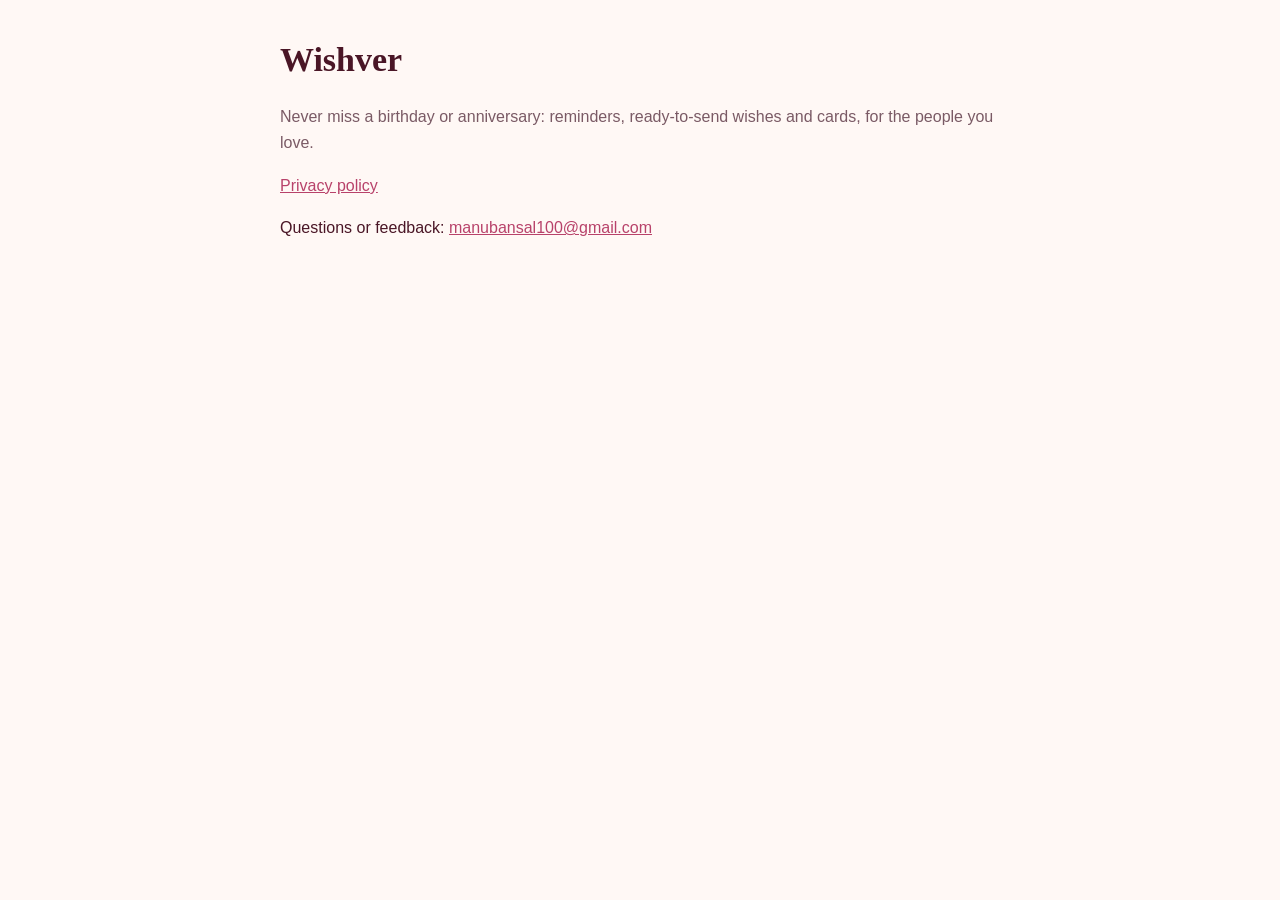
<file: index.html>
<!doctype html><html lang="en"><head><meta charset="utf-8"><meta name="viewport" content="width=device-width,initial-scale=1">
<title>Wishver</title><link rel="stylesheet" href="style.css"></head><body><main>
<h1>Wishver</h1>
<p class="muted">Never miss a birthday or anniversary: reminders, ready-to-send wishes and cards, for the people you love.</p>
<p><a href="privacy.html">Privacy policy</a></p>
<p>Questions or feedback: <a href="mailto:manubansal100@gmail.com">manubansal100@gmail.com</a></p>
</main></body></html>
</file>
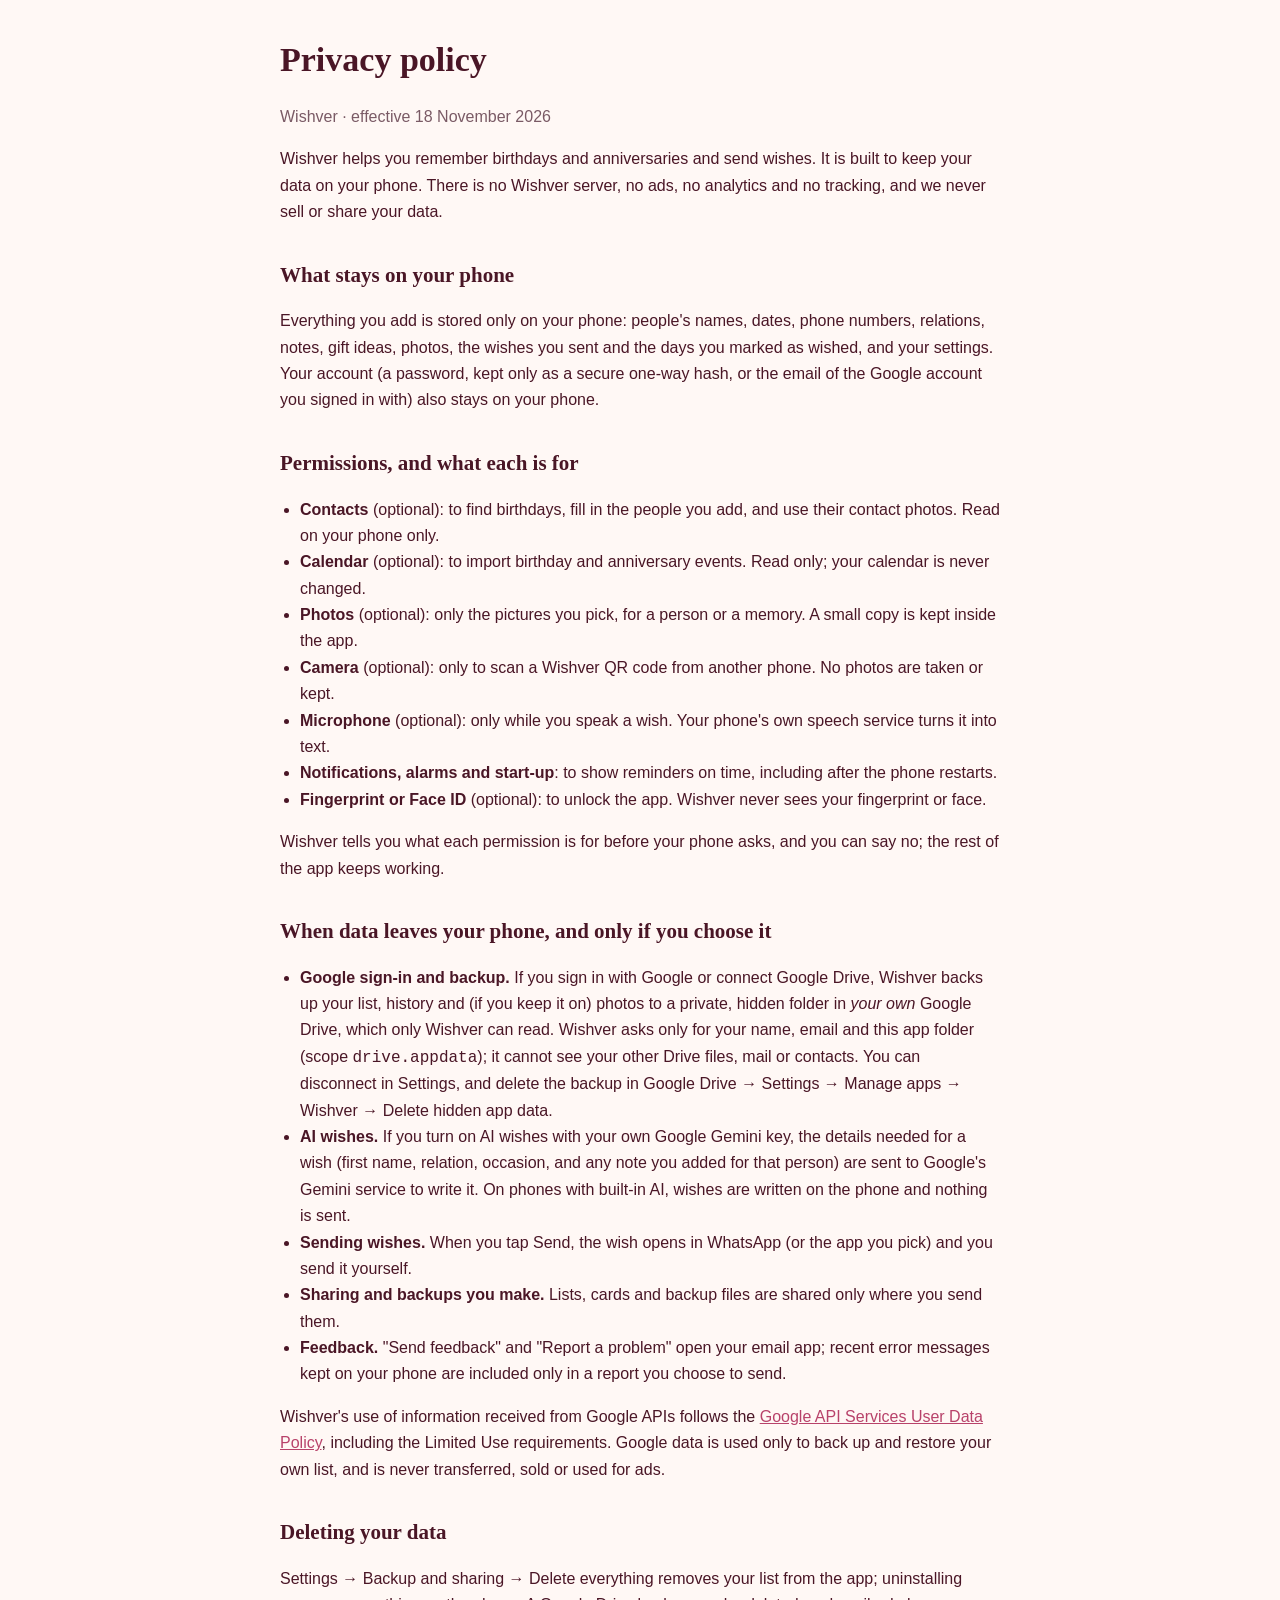
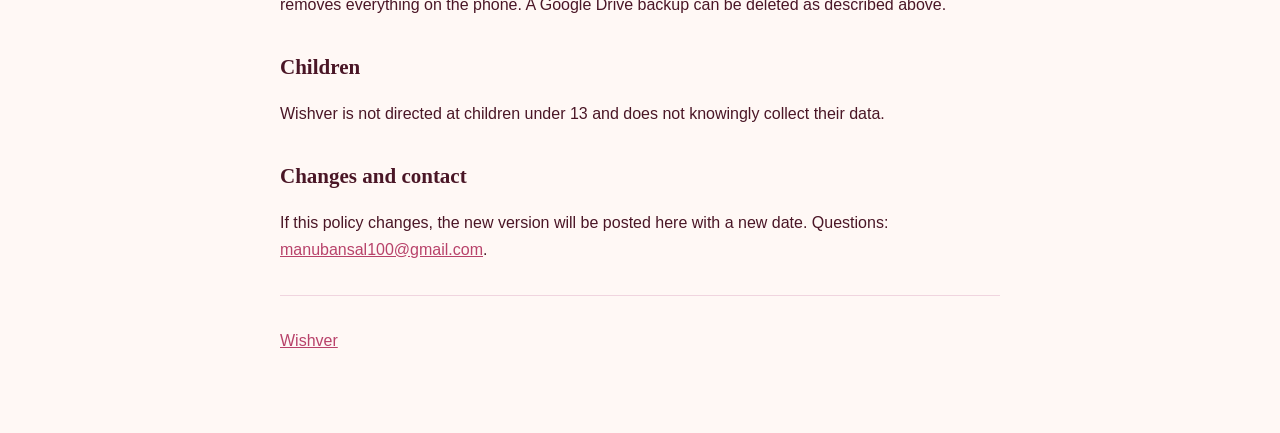
<file: privacy.html>
<!doctype html><html lang="en"><head><meta charset="utf-8"><meta name="viewport" content="width=device-width,initial-scale=1">
<title>Wishver privacy policy</title><link rel="stylesheet" href="style.css"></head><body><main>
<h1>Privacy policy</h1>
<p class="muted">Wishver · effective 18 November 2026</p>

<p>Wishver helps you remember birthdays and anniversaries and send wishes. It is built to keep your data on your phone. There is no Wishver server, no ads, no analytics and no tracking, and we never sell or share your data.</p>

<h2>What stays on your phone</h2>
<p>Everything you add is stored only on your phone: people's names, dates, phone numbers, relations, notes, gift ideas, photos, the wishes you sent and the days you marked as wished, and your settings. Your account (a password, kept only as a secure one-way hash, or the email of the Google account you signed in with) also stays on your phone.</p>

<h2>Permissions, and what each is for</h2>
<ul>
<li><b>Contacts</b> (optional): to find birthdays, fill in the people you add, and use their contact photos. Read on your phone only.</li>
<li><b>Calendar</b> (optional): to import birthday and anniversary events. Read only; your calendar is never changed.</li>
<li><b>Photos</b> (optional): only the pictures you pick, for a person or a memory. A small copy is kept inside the app.</li>
<li><b>Camera</b> (optional): only to scan a Wishver QR code from another phone. No photos are taken or kept.</li>
<li><b>Microphone</b> (optional): only while you speak a wish. Your phone's own speech service turns it into text.</li>
<li><b>Notifications, alarms and start-up</b>: to show reminders on time, including after the phone restarts.</li>
<li><b>Fingerprint or Face ID</b> (optional): to unlock the app. Wishver never sees your fingerprint or face.</li>
</ul>
<p>Wishver tells you what each permission is for before your phone asks, and you can say no; the rest of the app keeps working.</p>

<h2>When data leaves your phone, and only if you choose it</h2>
<ul>
<li><b>Google sign-in and backup.</b> If you sign in with Google or connect Google Drive, Wishver backs up your list, history and (if you keep it on) photos to a private, hidden folder in <i>your own</i> Google Drive, which only Wishver can read. Wishver asks only for your name, email and this app folder (scope <code>drive.appdata</code>); it cannot see your other Drive files, mail or contacts. You can disconnect in Settings, and delete the backup in Google Drive → Settings → Manage apps → Wishver → Delete hidden app data.</li>
<li><b>AI wishes.</b> If you turn on AI wishes with your own Google Gemini key, the details needed for a wish (first name, relation, occasion, and any note you added for that person) are sent to Google's Gemini service to write it. On phones with built-in AI, wishes are written on the phone and nothing is sent.</li>
<li><b>Sending wishes.</b> When you tap Send, the wish opens in WhatsApp (or the app you pick) and you send it yourself.</li>
<li><b>Sharing and backups you make.</b> Lists, cards and backup files are shared only where you send them.</li>
<li><b>Feedback.</b> "Send feedback" and "Report a problem" open your email app; recent error messages kept on your phone are included only in a report you choose to send.</li>
</ul>
<p>Wishver's use of information received from Google APIs follows the <a href="https://developers.google.com/terms/api-services-user-data-policy">Google API Services User Data Policy</a>, including the Limited Use requirements. Google data is used only to back up and restore your own list, and is never transferred, sold or used for ads.</p>

<h2>Deleting your data</h2>
<p>Settings → Backup and sharing → Delete everything removes your list from the app; uninstalling removes everything on the phone. A Google Drive backup can be deleted as described above.</p>

<h2>Children</h2>
<p>Wishver is not directed at children under 13 and does not knowingly collect their data.</p>

<h2>Changes and contact</h2>
<p>If this policy changes, the new version will be posted here with a new date. Questions: <a href="mailto:manubansal100@gmail.com">manubansal100@gmail.com</a>.</p>
<hr><p><a href="index.html">Wishver</a></p>
</main></body></html>
</file>
<file: style.css>
:root{--bg:#FFF8F5;--ink:#4A1626;--muted:#7a5a65;--rose:#B8426A;--line:#F0D5DF}
@media (prefers-color-scheme:dark){:root{--bg:#231A1D;--ink:#F3E6EA;--muted:#cdb5bd;--rose:#F08AAE;--line:#4a3a40}}
body{margin:0;background:var(--bg);color:var(--ink);font:16px/1.65 -apple-system,"Segoe UI",Roboto,sans-serif}
main{max-width:720px;margin:0 auto;padding:32px 16px 64px}
h1{font-family:Georgia,serif;font-size:34px;margin:0 0 4px}h2{font-family:Georgia,serif;font-size:21px;margin:32px 0 8px}
p,li{color:var(--ink)}small,.muted{color:var(--muted)}a{color:var(--rose)}
ul{padding-left:20px}hr{border:0;border-top:1px solid var(--line);margin:32px 0}
</file>
